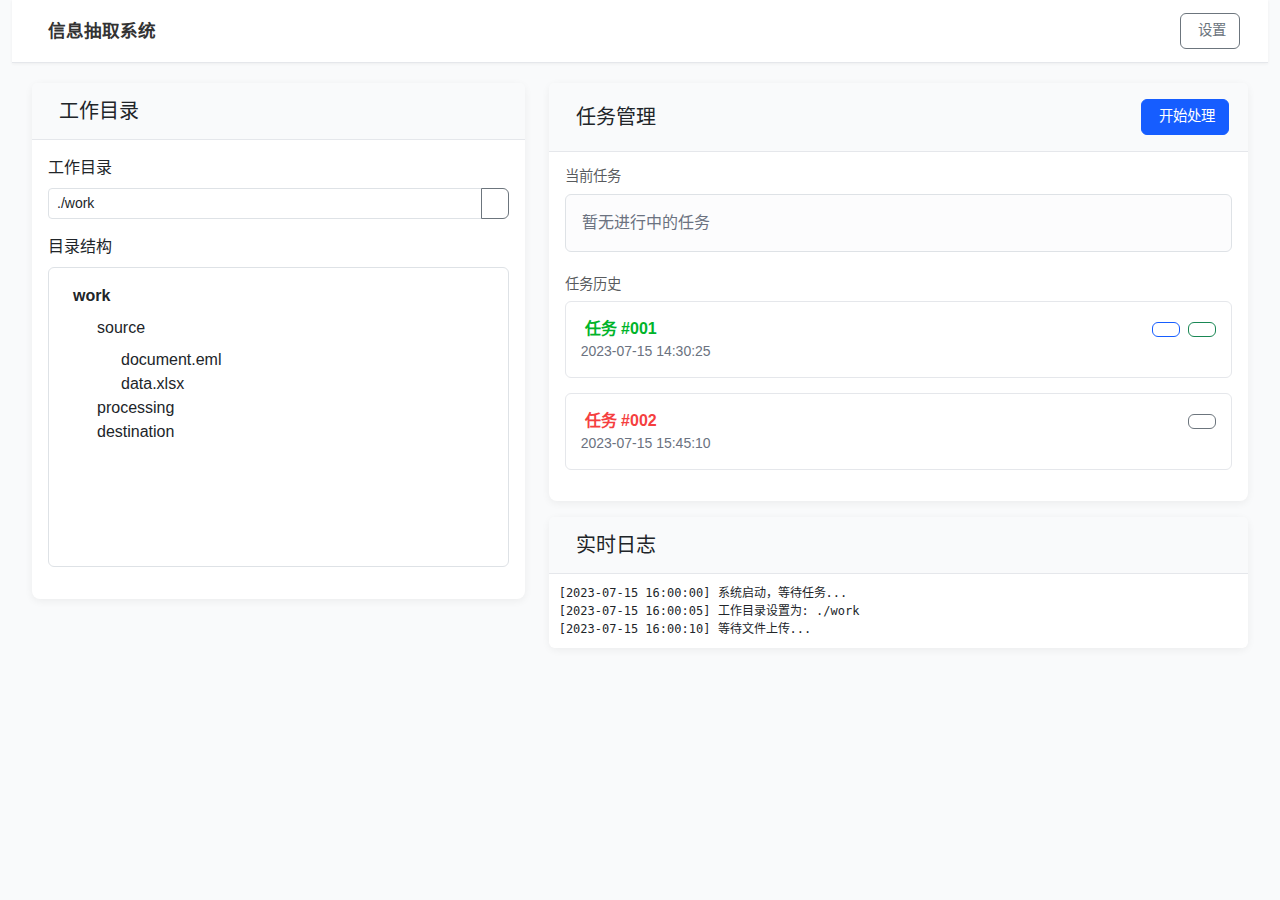
<file: docs/ui/index.html>
<!DOCTYPE html>
<html lang="zh-CN">
<head>
    <meta charset="UTF-8">
    <meta name="viewport" content="width=device-width, initial-scale=1.0">
    <title>信息抽取系统 - Web界面</title>
    <link href="https://cdn.bootcdn.net/ajax/libs/twitter-bootstrap/5.3.8/css/bootstrap.min.css" rel="stylesheet">
    <link rel="stylesheet" href="https://cdn.bootcdn.net/ajax/libs/font-awesome/7.0.1/css/all.min.css">
    <style>
        :root {
            --primary-color: #165DFF;
            --primary-light: #E8F3FF;
            --secondary-color: #6B7280;
            --success-color: #00B42A;
            --danger-color: #F53F3F;
            --warning-color: #FF7D00;
            --light-bg: #F9FAFB;
            --border-color: #E5E7EB;
            --card-shadow: 0 2px 8px rgba(0,0,0,0.06);
            --hover-shadow: 0 4px 12px rgba(0,0,0,0.08);
            --transition: all 0.2s ease;
        }

        body {
            font-family: "Microsoft YaHei", "PingFang SC", sans-serif;
            background-color: var(--light-bg);
            color: #333;
            line-height: 1.5;
        }

        .header-bar {
            background-color: white;
            border-bottom: 1px solid var(--border-color);
            padding: 0.8rem 1rem;
            box-shadow: 0 1px 3px rgba(0,0,0,0.05);
            position: sticky;
            top: 0;
            z-index: 100;
        }

        .header-title {
            font-weight: 600;
            font-size: 1.1rem;
            display: flex;
            align-items: center;
            gap: 0.5rem;
        }

        .header-actions {
            display: flex;
            gap: 0.5rem;
        }

        .btn {
            border-radius: 6px;
            font-size: 0.9rem;
            padding: 0.4rem 0.8rem;
            transition: var(--transition);
        }

        .btn-primary {
            background-color: var(--primary-color);
            border-color: var(--primary-color);
        }

        .btn-primary:hover {
            background-color: #0E4BD8;
            border-color: #0E4BD8;
            box-shadow: 0 2px 4px rgba(22, 93, 255, 0.2);
        }

        .btn-outline-primary {
            border-color: var(--primary-color);
            color: var(--primary-color);
        }

        .btn-outline-primary:hover {
            background-color: var(--primary-light);
        }

        .card {
            background-color: white;
            border-radius: 8px;
            box-shadow: var(--card-shadow);
            border: none;
            transition: var(--transition);
        }

        .card:hover {
            box-shadow: var(--hover-shadow);
        }

        .card-header {
            background-color: var(--light-bg);
            border-bottom: 1px solid var(--border-color);
            font-weight: 600;
            padding: 1rem 1.2rem;
        }

        .upload-area {
            border: 2px dashed var(--border-color);
            border-radius: 8px;
            padding: 40px;
            text-align: center;
            cursor: pointer;
            transition: var(--transition);
            background-color: white;
        }
        .upload-area:hover, .upload-area.dragover {
            border-color: var(--primary-color);
            background-color: var(--primary-light);
        }
        .file-item {
            border: 1px solid var(--border-color);
            border-radius: 6px;
            padding: 10px;
            margin-bottom: 10px;
            display: flex;
            justify-content: space-between;
            align-items: center;
            background-color: white;
            transition: var(--transition);
        }
        .file-item:hover {
            background-color: var(--primary-light);
        }
        .task-item {
            border: 1px solid var(--border-color);
            border-radius: 6px;
            padding: 15px;
            margin-bottom: 15px;
            background-color: white;
            transition: var(--transition);
        }
        .task-item:hover {
            box-shadow: var(--hover-shadow);
        }
        .progress-bar {
            height: 20px;
        }
        .task-status {
            font-weight: 600;
        }
        .status-running {
            color: var(--warning-color);
        }
        .status-completed {
            color: var(--success-color);
        }
        .status-failed {
            color: var(--danger-color);
        }
        .status-pending {
            color: var(--secondary-color);
        }
        .log-container {
            max-height: 300px;
            overflow-y: auto;
            background-color: white;
            border: none;
            border-radius: 0 0 6px 6px;
            padding: 10px;
            font-family: monospace;
            font-size: 12px;
        }
        .file-icon {
            font-size: 24px;
            margin-right: 10px;
            color: var(--secondary-color);
        }
    </style>
</head>
<body>
    <div class="container-fluid">
        <!-- 顶部操作栏 -->
        <div class="header-bar">
            <div class="container-fluid">
                <div class="d-flex justify-content-between align-items-center">
                    <div class="header-title">
                        <i class="fas fa-file-import"></i>
                        <span>信息抽取系统</span>
                    </div>
                    <div class="header-actions">
                        <button class="btn btn-outline-secondary btn-sm">
                            <i class="fas fa-cog me-1"></i>设置
                        </button>
                    </div>
                </div>
            </div>
        </div>

        <!-- 主内容区 -->
        <div class="container-fluid" style="padding: 20px;">
            <div class="row">
                <!-- 左侧：工作目录浏览 -->
                <div class="col-md-5">
                    <div class="card">
                        <div class="card-header">
                            <h5 class="mb-0"><i class="fas fa-folder me-2"></i>工作目录</h5>
                        </div>
                        <div class="card-body">
                            <!-- 工作目录设置 -->
                            <div class="mb-3">
                                <label for="workDir" class="form-label">工作目录</label>
                                <div class="input-group">
                                    <input type="text" class="form-control form-control-sm" id="workDir" value="./work" placeholder="输入工作目录路径">
                                    <button class="btn btn-outline-secondary btn-sm" type="button" id="browseDir">
                                        <i class="fas fa-folder-open"></i>
                                    </button>
                                </div>
                            </div>

                            <!-- 文件目录树浏览 -->
                            <div class="mb-3">
                                <label class="form-label">目录结构</label>
                                <div class="border rounded p-3" style="height: 300px; overflow-y: auto; background-color: white;">
                                    <ul class="file-tree list-unstyled">
                                        <li>
                                            <i class="fas fa-folder me-2 text-warning"></i>
                                            <span class="fw-bold">work</span>
                                            <ul class="list-unstyled ms-4 mt-2">
                                                <li>
                                                    <i class="fas fa-folder me-2 text-warning"></i>
                                                    <span>source</span>
                                                    <ul class="list-unstyled ms-4 mt-2">
                                                        <li>
                                                            <i class="fas fa-file me-2" style="color: #666;"></i>
                                                            <span>document.eml</span>
                                                        </li>
                                                        <li>
                                                            <i class="fas fa-file me-2" style="color: #666;"></i>
                                                            <span>data.xlsx</span>
                                                        </li>
                                                    </ul>
                                                </li>
                                                <li>
                                                    <i class="fas fa-folder me-2 text-warning"></i>
                                                    <span>processing</span>
                                                </li>
                                                <li>
                                                    <i class="fas fa-folder me-2 text-warning"></i>
                                                    <span>destination</span>
                                                </li>
                                            </ul>
                                        </li>
                                    </ul>
                                </div>
                            </div>
                        </div>
                    </div>
                </div>

                <!-- 右侧：任务管理 -->
                <div class="col-md-7">
                    <div class="card">
                        <div class="card-header d-flex justify-content-between align-items-center">
                            <h5 class="mb-0"><i class="fas fa-tasks me-2"></i>任务管理</h5>
                            <button class="btn btn-primary" id="startProcess">
                                <i class="fas fa-play me-1"></i>开始处理
                            </button>
                        </div>
                        <div class="card-body">
                            <!-- 当前任务 -->
                            <div class="mb-4">
                                <h6 class="text-muted" style="font-size: 0.9rem;">当前任务</h6>
                                <div id="currentTask">
                                    <div class="alert alert-light border" style="color: var(--secondary-color);">暂无进行中的任务</div>
                                </div>
                            </div>

                            <!-- 任务历史 -->
                            <div>
                                <h6 class="text-muted" style="font-size: 0.9rem;">任务历史</h6>
                                <div id="taskHistory">
                                    <div class="task-item">
                                        <div class="d-flex justify-content-between">
                                            <div>
                                                <div class="task-status status-completed">
                                                    <i class="fas fa-check-circle me-1"></i>任务 #001
                                                </div>
                                                <div class="small" style="color: var(--secondary-color);">2023-07-15 14:30:25</div>
                                            </div>
                                            <div>
                                                <button class="btn btn-sm btn-outline-primary me-1">
                                                    <i class="fas fa-eye"></i>
                                                </button>
                                                <button class="btn btn-sm btn-outline-success">
                                                    <i class="fas fa-download"></i>
                                                </button>
                                            </div>
                                        </div>
                                    </div>

                                    <div class="task-item">
                                        <div class="d-flex justify-content-between">
                                            <div>
                                                <div class="task-status status-failed">
                                                    <i class="fas fa-exclamation-circle me-1"></i>任务 #002
                                                </div>
                                                <div class="small" style="color: var(--secondary-color);">2023-07-15 15:45:10</div>
                                            </div>
                                            <div>
                                                <button class="btn btn-sm btn-outline-secondary">
                                                    <i class="fas fa-redo"></i>
                                                </button>
                                            </div>
                                        </div>
                                    </div>
                                </div>
                            </div>
                        </div>
                    </div>

                    <!-- 实时日志 -->
                    <div class="card mt-3">
                        <div class="card-header">
                            <h5 class="mb-0"><i class="fas fa-terminal me-2"></i>实时日志</h5>
                        </div>
                        <div class="card-body p-0">
                            <div class="log-container" id="logContainer">
                                <div class="log-entry">[2023-07-15 16:00:00] 系统启动，等待任务...</div>
                                <div class="log-entry">[2023-07-15 16:00:05] 工作目录设置为: ./work</div>
                                <div class="log-entry">[2023-07-15 16:00:10] 等待文件上传...</div>
                            </div>
                        </div>
                    </div>
                </div>
            </div>
        </div>
    </div>

    <script src="https://cdn.bootcdn.net/ajax/libs/twitter-bootstrap/5.3.8/js/bootstrap.bundle.min.js"></script>
    <script>
        // 演示功能的JavaScript
        document.addEventListener('DOMContentLoaded', function() {
            // 工作目录相关元素
            const browseDir = document.getElementById('browseDir');
            const workDir = document.getElementById('workDir');
            const fileList = document.getElementById('fileList');
            const startProcess = document.getElementById('startProcess');
            const logContainer = document.getElementById('logContainer');

            // 模拟文件选择功能
            const fileItems = document.querySelectorAll('.file-tree li:not(:has(ul))');
            fileItems.forEach(item => {
                item.style.cursor = 'pointer';
                item.addEventListener('click', function(e) {
                    // 阻止事件冒泡 to prevent parent folder click
                    e.stopPropagation();

                    const fileName = this.textContent.trim();
                    const icon = this.querySelector('i');

                    // 验证文件类型
                    if (fileName.endsWith('.eml') || fileName.endsWith('.msg') ||
                        fileName.endsWith('.xlsx') || fileName.endsWith('.xls')) {

                        // 改变选中样式
                        if (this.style.backgroundColor) {
                            this.style.backgroundColor = '';
                            this.style.fontWeight = '';
                            // 从已选择列表中移除
                            removeFileFromList(fileName);
                        } else {
                            this.style.backgroundColor = 'var(--primary-light)';
                            this.style.fontWeight = 'bold';
                            // 添加到已选择列表
                            addFileToList(fileName);
                        }
                    }
                });
            });

            // 添加文件到选择列表
            function addFileToList(fileName) {
                const existingFile = document.querySelector(`#fileList [data-filename="${fileName}"]`);
                if (existingFile) return; // 避免重复添加

                const fileItem = document.createElement('div');
                fileItem.className = 'file-item';
                fileItem.setAttribute('data-filename', fileName);

                // 根据文件扩展名显示不同图标
                let icon = 'file';
                if (fileName.endsWith('.eml')) icon = 'envelope';
                else if (fileName.endsWith('.msg')) icon = 'envelope';
                else if (fileName.endsWith('.xlsx') || fileName.endsWith('.xls')) icon = 'file-excel';

                fileItem.innerHTML = `
                    <div class="d-flex align-items-center">
                        <i class="fas fa-${icon} file-icon"></i>
                        <div>
                            <div>${fileName}</div>
                        </div>
                    </div>
                    <button class="btn btn-sm btn-outline-danger remove-file" data-filename="${fileName}">
                        <i class="fas fa-trash"></i>
                    </button>
                `;

                // 如果当前只有默认提示，则清空它
                if (fileList.querySelector('.alert')) {
                    fileList.innerHTML = '';
                }

                fileList.appendChild(fileItem);

                // 添加删除文件事件
                fileItem.querySelector('.remove-file').addEventListener('click', function() {
                    const fileName = this.getAttribute('data-filename');
                    const fileItem = this.closest('.file-item');
                    fileItem.remove();

                    // 重置目录树中的样式
                    document.querySelectorAll('.file-tree li').forEach(li => {
                        if (li.textContent.trim() === fileName) {
                            li.style.backgroundColor = '';
                            li.style.fontWeight = '';
                        }
                    });

                    appendToLog(`文件 ${fileName} 已取消选择`);

                    // 如果没有文件了，显示提示
                    if (fileList.children.length === 0) {
                        fileList.innerHTML = '<div class="alert alert-light border" style="color: var(--secondary-color);">尚未选择文件</div>';
                    }
                });
            }

            // 从选择列表移除文件
            function removeFileFromList(fileName) {
                const fileItem = fileList.querySelector(`[data-filename="${fileName}"]`);
                if (fileItem) {
                    fileItem.remove();

                    // 如果没有文件了，显示提示
                    if (fileList.children.length === 0) {
                        fileList.innerHTML = '<div class="alert alert-light border" style="color: var(--secondary-color);">尚未选择文件</div>';
                    }
                }
            }

            // 开始处理任务
            startProcess.addEventListener('click', function() {
                const workDirValue = workDir.value;
                const files = document.querySelectorAll('#fileList .file-item');

                if (files.length === 0) {
                    alert('请先选择至少一个文件');
                    return;
                }

                appendToLog(`开始处理任务，工作目录: ${workDirValue}`);
                appendToLog('正在初始化处理管道...');

                // 模拟处理过程
                simulateProcessing();
            });

            // 模拟处理过程
            function simulateProcessing() {
                startProcess.disabled = true;
                startProcess.innerHTML = '<i class="fas fa-spinner fa-spin me-1"></i>处理中...';

                // 模拟当前任务显示
                document.getElementById('currentTask').innerHTML = `
                    <div class="task-item">
                        <div class="d-flex justify-content-between">
                            <div>
                                <div class="task-status status-running">
                                    <i class="fas fa-sync fa-spin me-1"></i>任务 #003 - 处理中
                                </div>
                                <div class="small" style="color: var(--secondary-color);">开始时间: ${new Date().toLocaleString()}</div>
                            </div>
                            <div>
                                <button class="btn btn-sm btn-outline-danger" id="cancelTask">
                                    <i class="fas fa-stop"></i> 取消
                                </button>
                            </div>
                        </div>
                        <div class="mt-2">
                            <div class="progress" style="height: 8px;">
                                <div class="progress-bar progress-bar-striped progress-bar-animated"
                                     role="progressbar" style="width: 0%; background-color: var(--primary-color);" id="taskProgress">0%</div>
                            </div>
                        </div>
                    </div>
                `;

                // 模拟进度更新
                let progress = 0;
                const progressInterval = setInterval(() => {
                    progress += Math.random() * 10;
                    if (progress >= 100) {
                        progress = 100;
                        clearInterval(progressInterval);

                        // 更新任务状态
                        document.querySelector('#currentTask .task-status').className = 'task-status status-completed';
                        document.querySelector('#currentTask .task-status').innerHTML =
                            '<i class="fas fa-check-circle me-1"></i>任务 #003 - 已完成';

                        // 恢复按钮
                        startProcess.disabled = false;
                        startProcess.innerHTML = '<i class="fas fa-play me-1"></i>开始处理';

                        appendToLog('任务处理完成！结果文件已生成。');

                        // 添加到历史记录
                        addToTaskHistory('任务 #003', 'completed');
                    }

                    const progressBar = document.getElementById('taskProgress');
                    progressBar.style.width = progress + '%';
                    progressBar.innerHTML = Math.round(progress) + '%';
                }, 1000);

                // 添加取消任务功能
                document.getElementById('cancelTask').addEventListener('click', function() {
                    clearInterval(progressInterval);

                    // 更新任务状态为已取消
                    document.querySelector('#currentTask .task-status').className = 'task-status status-failed';
                    document.querySelector('#currentTask .task-status').innerHTML =
                        '<i class="fas fa-ban me-1"></i>任务 #003 - 已取消';

                    // 恢复按钮
                    startProcess.disabled = false;
                    startProcess.innerHTML = '<i class="fas fa-play me-1"></i>开始处理';

                    appendToLog('任务已取消');

                    // 添加到历史记录
                    addToTaskHistory('任务 #003', 'failed');
                });
            }

            // 添加到日志
            function appendToLog(message) {
                const logEntry = document.createElement('div');
                logEntry.className = 'log-entry';
                logEntry.textContent = `[${new Date().toLocaleTimeString()}] ${message}`;
                logContainer.appendChild(logEntry);
                logContainer.scrollTop = logContainer.scrollHeight;
            }

            // 添加到任务历史
            function addToTaskHistory(taskName, status) {
                const taskHistory = document.getElementById('taskHistory');
                const taskItem = document.createElement('div');
                taskItem.className = 'task-item';

                let statusClass = 'status-pending';
                let statusIcon = 'clock';

                if (status === 'completed') {
                    statusClass = 'status-completed';
                    statusIcon = 'check-circle';
                } else if (status === 'failed') {
                    statusClass = 'status-failed';
                    statusIcon = 'exclamation-circle';
                }

                const now = new Date();
                taskItem.innerHTML = `
                    <div class="d-flex justify-content-between">
                        <div>
                            <div class="task-status ${statusClass}">
                                <i class="fas fa-${statusIcon} me-1"></i>${taskName}
                            </div>
                            <div class="small" style="color: var(--secondary-color);">${now.toLocaleString()}</div>
                        </div>
                        <div>
                            ${status === 'completed' ?
                                '<button class="btn btn-sm btn-outline-primary me-1"><i class="fas fa-eye"></i></button>' +
                                '<button class="btn btn-sm btn-outline-success"><i class="fas fa-download"></i></button>' :
                                '<button class="btn btn-sm btn-outline-secondary"><i class="fas fa-redo"></i></button>'}
                        </div>
                    </div>
                `;

                taskHistory.insertBefore(taskItem, taskHistory.firstChild);
            }
        });
    </script>
</body>
</html>
</file>
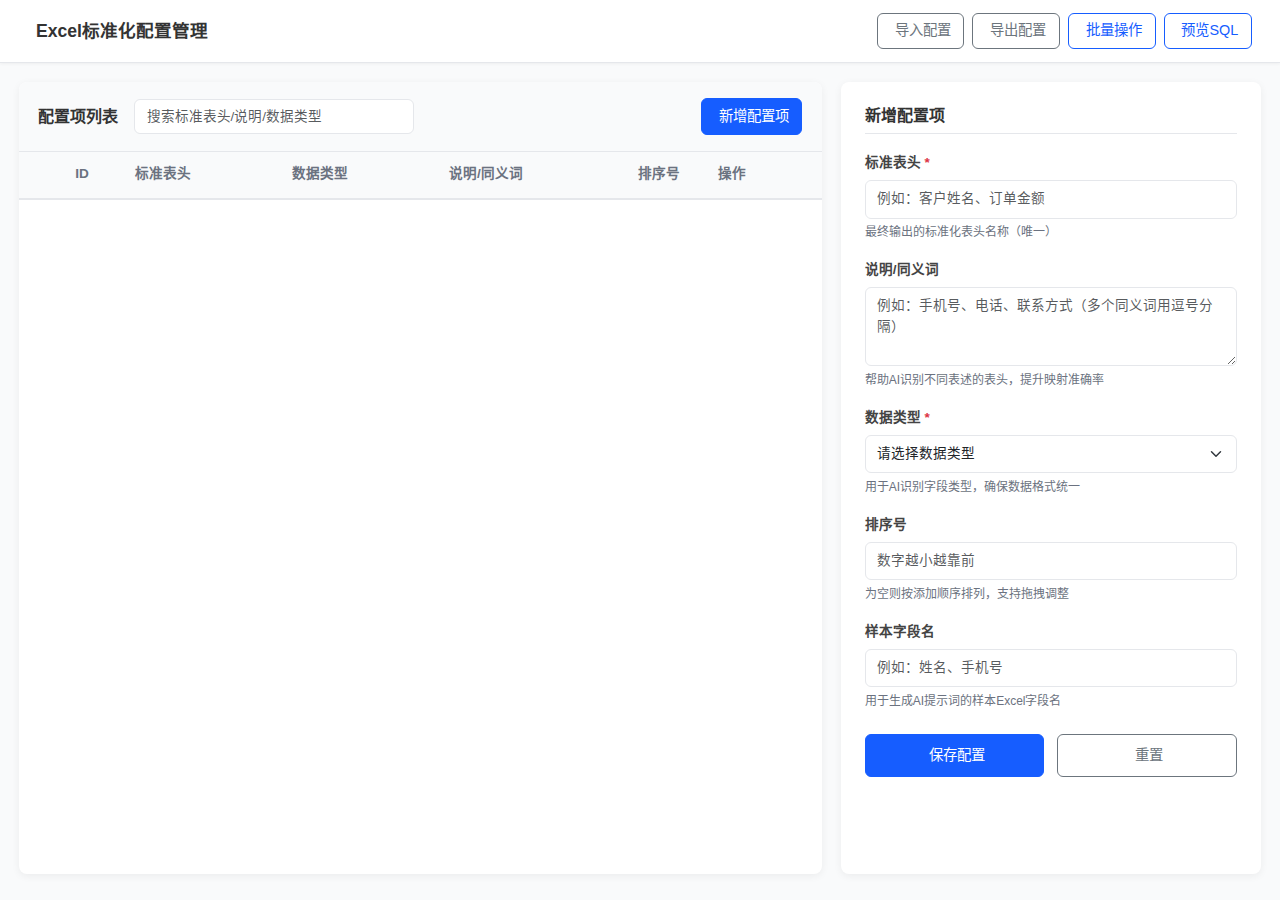
<file: docs/ui/config/info_item.html>
<!DOCTYPE html>
<html lang="zh-CN">
<head>
    <meta charset="UTF-8">
    <meta name="viewport" content="width=device-width, initial-scale=1.0">
    <title>Excel标准化配置管理 | 智能映射版</title>
    <!-- 引入Bootstrap -->
    <link href="https://cdn.bootcdn.net/ajax/libs/twitter-bootstrap/5.3.8/css/bootstrap.min.css" rel="stylesheet">
    <!-- 引入图标库 -->
    <link href="https://cdn.bootcdn.net/ajax/libs/bootstrap-icons/1.13.1/font/bootstrap-icons.css" rel="stylesheet">
    <!-- 引入Toast组件 -->
    <link href="https://cdn.bootcdn.net/ajax/libs/sweetalert2/11.23.0/sweetalert2.min.css" rel="stylesheet">
    <!-- 引入自动完成插件 -->
    <link href="https://cdn.bootcdn.net/ajax/libs/select2/4.0.13/css/select2.min.css" rel="stylesheet">
    <style>
        :root {
            --primary-color: #165DFF;
            --primary-light: #E8F3FF;
            --secondary-color: #6B7280;
            --success-color: #00B42A;
            --danger-color: #F53F3F;
            --warning-color: #FF7D00;
            --light-bg: #F9FAFB;
            --border-color: #E5E7EB;
            --card-shadow: 0 2px 8px rgba(0,0,0,0.06);
            --hover-shadow: 0 4px 12px rgba(0,0,0,0.08);
            --transition: all 0.2s ease;
        }
        
        * {
            box-sizing: border-box;
        }
        
        body {
            font-family: "Microsoft YaHei", "PingFang SC", sans-serif;
            background-color: var(--light-bg);
            color: #333;
            line-height: 1.5;
        }
        
        /* 顶部导航栏优化 */
        .header-bar {
            background-color: white;
            border-bottom: 1px solid var(--border-color);
            padding: 0.8rem 1rem;
            box-shadow: 0 1px 3px rgba(0,0,0,0.05);
            position: sticky;
            top: 0;
            z-index: 100;
        }
        
        .header-title {
            font-weight: 600;
            font-size: 1.1rem;
            display: flex;
            align-items: center;
            gap: 0.5rem;
        }
        
        .header-actions {
            display: flex;
            gap: 0.5rem;
        }
        
        .btn {
            border-radius: 6px;
            font-size: 0.9rem;
            padding: 0.4rem 0.8rem;
            transition: var(--transition);
        }
        
        .btn-primary {
            background-color: var(--primary-color);
            border-color: var(--primary-color);
        }
        
        .btn-primary:hover {
            background-color: #0E4BD8;
            border-color: #0E4BD8;
            box-shadow: 0 2px 4px rgba(22, 93, 255, 0.2);
        }
        
        .btn-outline-primary {
            border-color: var(--primary-color);
            color: var(--primary-color);
        }
        
        .btn-outline-primary:hover {
            background-color: var(--primary-light);
        }
        
        /* 主容器优化 */
        .main-container {
            display: grid;
            grid-template-columns: 1fr 420px;
            gap: 1.2rem;
            padding: 1.2rem;
            min-height: calc(100vh - 70px);
        }
        
        /* 列表区域优化 */
        .list-section {
            background-color: white;
            border-radius: 8px;
            box-shadow: var(--card-shadow);
            overflow: hidden;
            transition: var(--transition);
        }
        
        .list-section:hover {
            box-shadow: var(--hover-shadow);
        }
        
        .list-header {
            padding: 1rem 1.2rem;
            border-bottom: 1px solid var(--border-color);
            display: flex;
            justify-content: space-between;
            align-items: center;
            background-color: var(--light-bg);
        }
        
        .list-header-left {
            display: flex;
            align-items: center;
            gap: 1rem;
        }
        
        .list-title {
            font-weight: 600;
            font-size: 1rem;
            margin: 0;
        }
        
        .search-box {
            position: relative;
            width: 280px;
        }
        
        .search-input {
            padding-left: 2rem;
            font-size: 0.85rem;
            border-radius: 4px;
            border: 1px solid var(--border-color);
            height: 2.2rem;
        }
        
        .search-icon {
            position: absolute;
            left: 0.7rem;
            top: 50%;
            transform: translateY(-50%);
            color: var(--secondary-color);
            font-size: 0.9rem;
        }
        
        /* 表格优化 */
        .table-container {
            overflow-y: auto;
            max-height: calc(100vh - 180px);
        }
        
        .config-table {
            margin: 0;
            font-size: 0.85rem;
        }
        
        .config-table thead th {
            padding: 0.8rem 1rem;
            vertical-align: middle;
            font-weight: 600;
            color: var(--secondary-color);
            border-bottom: 2px solid var(--border-color);
            background-color: var(--light-bg);
            position: sticky;
            top: 0;
            z-index: 10;
        }
        
        .config-table tbody td {
            padding: 0.8rem 1rem;
            vertical-align: middle;
            border-bottom: 1px solid var(--border-color);
        }
        
        .config-table tbody tr {
            cursor: pointer;
            transition: var(--transition);
        }
        
        .config-table tbody tr:hover {
            background-color: var(--primary-light);
        }
        
        .config-table tbody tr.active {
            background-color: rgba(22, 93, 255, 0.1);
            border-left: 3px solid var(--primary-color);
        }
        
        /* 行内操作按钮优化 */
        .action-buttons {
            display: flex;
            gap: 0.3rem;
        }
        
        .action-btn {
            padding: 0.2rem 0.5rem;
            font-size: 0.75rem;
            border-radius: 4px;
        }
        
        .edit-btn {
            color: var(--primary-color);
            border-color: var(--primary-color);
        }
        
        .edit-btn:hover {
            background-color: var(--primary-light);
        }
        
        .delete-btn {
            color: var(--danger-color);
            border-color: var(--danger-color);
        }
        
        .delete-btn:hover {
            background-color: #FEF0F0;
        }
        
        /* 排序手柄优化 */
        .sort-handle {
            cursor: grab;
            color: var(--secondary-color);
            padding: 0.2rem;
            border-radius: 2px;
            transition: var(--transition);
        }
        
        .sort-handle:hover {
            color: var(--primary-color);
            background-color: var(--primary-light);
        }
        
        .sort-handle:active {
            cursor: grabbing;
        }
        
        /* 编辑区域优化 */
        .edit-section {
            background-color: white;
            border-radius: 8px;
            box-shadow: var(--card-shadow);
            padding: 1.5rem;
            overflow-y: auto;
            max-height: calc(100vh - 70px);
            transition: var(--transition);
        }
        
        .edit-section:hover {
            box-shadow: var(--hover-shadow);
        }
        
        .edit-title {
            font-weight: 600;
            font-size: 1rem;
            margin-bottom: 1rem;
            padding-bottom: 0.5rem;
            border-bottom: 1px solid var(--border-color);
        }
        
        .form-group {
            margin-bottom: 1rem;
        }
        
        .form-label {
            font-weight: 600;
            font-size: 0.85rem;
            margin-bottom: 0.4rem;
            color: #444;
        }
        
        .form-control, .form-select {
            font-size: 0.85rem;
            padding: 0.5rem 0.7rem;
            border-radius: 6px;
            border: 1px solid var(--border-color);
            transition: var(--transition);
        }
        
        .form-control:focus, .form-select:focus {
            border-color: var(--primary-color);
            box-shadow: 0 0 0 3px rgba(22, 93, 255, 0.1);
            outline: none;
        }
        
        .form-text {
            font-size: 0.75rem;
            color: var(--secondary-color);
            margin-top: 0.3rem;
        }
        
        /* 表单操作区 */
        .form-actions {
            display: flex;
            gap: 0.8rem;
            margin-top: 1.5rem;
        }
        
        .form-actions .btn {
            flex: 1;
            padding: 0.6rem;
            font-weight: 500;
        }
        
        /* SQL预览优化 */
        .preview-card {
            margin-top: 1.8rem;
            border: 1px solid var(--border-color);
            border-radius: 8px;
            padding: 1.2rem;
            background-color: var(--light-bg);
            transition: var(--transition);
        }
        
        .preview-card:hover {
            box-shadow: 0 2px 6px rgba(0,0,0,0.05);
        }
        
        .preview-title {
            font-size: 0.9rem;
            font-weight: 600;
            margin-bottom: 0.8rem;
            display: flex;
            align-items: center;
            gap: 0.5rem;
            color: var(--primary-color);
        }
        
        .preview-content {
            font-size: 0.8rem;
            line-height: 1.6;
            background-color: white;
            padding: 0.8rem;
            border-radius: 4px;
            border: 1px solid var(--border-color);
            font-family: "Consolas", "Monaco", monospace;
        }
        
        /* 空状态样式 */
        .empty-state {
            padding: 3rem 2rem;
            text-align: center;
            color: var(--secondary-color);
        }
        
        .empty-icon {
            font-size: 2.5rem;
            margin-bottom: 1rem;
            color: #CED4DA;
        }
        
        .empty-text {
            font-size: 0.9rem;
            margin-bottom: 1.5rem;
        }
        
        /* Toast提示位置 */
        .swal2-container {
            z-index: 9999 !important;
        }
        
        /* 响应式优化 */
        @media (max-width: 992px) {
            .main-container {
                grid-template-columns: 1fr;
                padding: 0.8rem;
            }
            
            .edit-section {
                max-height: none;
                margin-top: 1rem;
            }
            
            .search-box {
                width: 100%;
                max-width: 280px;
            }
            
            .table-container {
                max-height: 400px;
            }
        }
        
        @media (max-width: 576px) {
            .header-actions {
                flex-wrap: wrap;
            }
            
            .list-header {
                flex-direction: column;
                align-items: flex-start;
                gap: 0.8rem;
            }
            
            .list-header-left {
                width: 100%;
                flex-direction: column;
                align-items: flex-start;
                gap: 0.8rem;
            }
            
            .search-box {
                width: 100%;
                max-width: none;
            }
            
            .action-buttons {
                flex-direction: column;
            }
        }
    </style>
</head>
<body>
    <!-- 顶部操作栏 -->
    <div class="header-bar">
        <div class="container-fluid">
            <div class="d-flex justify-content-between align-items-center">
                <div class="header-title">
                    <i class="bi bi-table"></i>
                    <span>Excel标准化配置管理</span>
                </div>
                <div class="header-actions">
                    <button type="button" class="btn btn-outline-secondary btn-sm" id="btn-import">
                        <i class="bi bi-upload me-1"></i>导入配置
                    </button>
                    <button type="button" class="btn btn-outline-secondary btn-sm" id="btn-export">
                        <i class="bi bi-download me-1"></i>导出配置
                    </button>
                    <button type="button" class="btn btn-outline-primary btn-sm" id="btn-batch">
                        <i class="bi bi-list-check me-1"></i>批量操作
                    </button>
                    <button type="button" class="btn btn-outline-primary btn-sm" id="btn-preview-sql">
                        <i class="bi bi-code me-1"></i>预览SQL
                    </button>
                </div>
            </div>
        </div>
    </div>

    <!-- 主内容区 -->
    <div class="container-fluid main-container">
        <!-- 配置列表区 -->
        <div class="list-section">
            <div class="list-header">
                <div class="list-header-left">
                    <h5 class="list-title">配置项列表</h5>
                    <div class="search-box">
                        <i class="bi bi-search search-icon"></i>
                        <input type="text" class="form-control search-input" id="search-input" placeholder="搜索标准表头/说明/数据类型">
                    </div>
                </div>
                <button type="button" class="btn btn-primary btn-sm" id="btn-add">
                    <i class="bi bi-plus-circle me-1"></i>新增配置项
                </button>
            </div>
            <div class="table-container">
                <table class="table config-table mb-0" id="config-table">
                    <thead>
                        <tr>
                            <th style="width: 40px;"><i class="bi bi-grip-vertical sort-handle"></i></th>
                            <th style="width: 60px;">ID</th>
                            <th>标准表头</th>
                            <th>数据类型</th>
                            <th>说明/同义词</th>
                            <th style="width: 80px;">排序号</th>
                            <th style="width: 120px;">操作</th>
                        </tr>
                    </thead>
                    <tbody id="config-table-body">
                        <!-- 配置项数据行 -->
                    </tbody>
                </table>
                <!-- 空状态 -->
                <div class="empty-state d-none" id="empty-state">
                    <div class="empty-icon">
                        <i class="bi bi-table"></i>
                    </div>
                    <div class="empty-text">暂无配置项，点击"新增配置项"开始创建</div>
                    <button type="button" class="btn btn-primary btn-sm" id="empty-add-btn">
                        <i class="bi bi-plus me-1"></i>新增配置项
                    </button>
                </div>
            </div>
        </div>

        <!-- 详情编辑区 -->
        <div class="edit-section">
            <h5 class="edit-title" id="edit-title">新增配置项</h5>
            <form id="config-form">
                <input type="hidden" id="config-id">
                
                <div class="form-group">
                    <label for="label" class="form-label">标准表头 <span class="text-danger">*</span></label>
                    <input type="text" class="form-control" id="label" placeholder="例如：客户姓名、订单金额" required>
                    <div class="form-text">最终输出的标准化表头名称（唯一）</div>
                </div>
                
                <div class="form-group">
                    <label for="describe" class="form-label">说明/同义词</label>
                    <textarea class="form-control" id="describe" rows="3" placeholder="例如：手机号、电话、联系方式（多个同义词用逗号分隔）"></textarea>
                    <div class="form-text">帮助AI识别不同表述的表头，提升映射准确率</div>
                </div>
                
                <div class="form-group">
                    <label for="data_type" class="form-label">数据类型 <span class="text-danger">*</span></label>
                    <select class="form-select" id="data_type" required>
                        <option value="">请选择数据类型</option>
                        <option value="文本">文本</option>
                        <option value="数字">数字</option>
                        <option value="日期">日期</option>
                        <option value="布尔">布尔</option>
                    </select>
                    <div class="form-text">用于AI识别字段类型，确保数据格式统一</div>
                </div>
                
                <div class="form-group">
                    <label for="sort_no" class="form-label">排序号</label>
                    <input type="number" class="form-control" id="sort_no" placeholder="数字越小越靠前" min="0">
                    <div class="form-text">为空则按添加顺序排列，支持拖拽调整</div>
                </div>
                
                <div class="form-group">
                    <label for="sample_col_name" class="form-label">样本字段名</label>
                    <input type="text" class="form-control" id="sample_col_name" placeholder="例如：姓名、手机号">
                    <div class="form-text">用于生成AI提示词的样本Excel字段名</div>
                </div>
                
                <div class="form-actions">
                    <button type="submit" class="btn btn-primary" id="btn-save">
                        <i class="bi bi-save me-1"></i>保存配置
                    </button>
                    <button type="button" class="btn btn-outline-secondary" id="btn-reset">
                        <i class="bi bi-arrow-counterclockwise me-1"></i>重置
                    </button>
                    <button type="button" class="btn btn-outline-danger" id="btn-clear" style="display: none;">
                        <i class="bi bi-trash me-1"></i>清空
                    </button>
                </div>
            </form>
            
            <!-- SQL预览区域 -->
            <div class="preview-card d-none" id="sql-preview">
                <div class="preview-title">
                    <i class="bi bi-code-slash"></i>
                    样本SQL预览
                </div>
                <pre class="preview-content" id="preview-content"></pre>
            </div>
            
            <!-- 提示词预览区域 -->
            <div class="preview-card d-none" id="prompt-preview">
                <div class="preview-title">
                    <i class="bi bi-chat-dots"></i>
                    AI提示词预览
                </div>
                <pre class="preview-content" id="prompt-content"></pre>
            </div>
        </div>
    </div>

    <!-- 引入JS -->
    <script src="https://cdn.bootcdn.net/ajax/libs/twitter-bootstrap/5.3.8/js/bootstrap.bundle.min.js"></script>
    <script src="https://cdn.bootcdn.net/ajax/libs/jquery-sortablejs/1.6.1/jquery-sortable.min.js"></script>
    <script src="https://cdn.bootcdn.net/ajax/libs/sweetalert2/11.23.0/sweetalert2.min.js"></script>
    <script src="https://cdn.bootcdn.net/ajax/libs/jquery/3.7.1/jquery.min.js"></script>
    <script src="https://cdn.bootcdn.net/ajax/libs/select2/4.0.13/js/select2.min.js"></script>
    <script>
        // 模拟配置数据
        let configData = [
            { id: 1, label: "客户姓名", describe: "客户真实姓名、用户名、姓名", data_type: "文本", sort_no: 1, sample_col_name: "姓名" },
            { id: 2, label: "联系电话", describe: "手机号、电话、联系方式", data_type: "文本", sort_no: 2, sample_col_name: "手机号" },
            { id: 3, label: "订单金额", describe: "金额、订单价、交易金额", data_type: "数字", sort_no: 3, sample_col_name: "金额" },
            { id: 4, label: "下单时间", describe: "订单时间、购买时间、成交时间", data_type: "日期", sort_no: 4, sample_col_name: "下单日期" }
        ];
        
        let currentEditId = null;
        const Toast = Swal.mixin({
            toast: true,
            position: 'top-right',
            showConfirmButton: false,
            timer: 2000,
            timerProgressBar: true,
            didOpen: (toast) => {
                toast.addEventListener('mouseenter', Swal.stopTimer)
                toast.addEventListener('mouseleave', Swal.resumeTimer)
            }
        });
        
        // 初始化页面
        document.addEventListener('DOMContentLoaded', function() {
            initSelect2();
            renderConfigTable();
            initSortable();
            bindEvents();
            checkEmptyState();
        });
        
        // 初始化下拉框增强
        function initSelect2() {
            $('#data_type').select2({
                placeholder: "请选择数据类型",
                minimumResultsForSearch: Infinity,
                width: '100%'
            });
        }
        
        // 渲染配置列表
        function renderConfigTable() {
            const tableBody = document.getElementById('config-table-body');
            const searchValue = document.getElementById('search-input').value.toLowerCase();
            
            // 过滤并排序
            const filteredData = configData
                .filter(item => 
                    item.label.toLowerCase().includes(searchValue) || 
                    (item.describe && item.describe.toLowerCase().includes(searchValue)) ||
                    (item.data_type && item.data_type.toLowerCase().includes(searchValue))
                )
                .sort((a, b) => (a.sort_no || 999) - (b.sort_no || 999));
            
            // 渲染行
            if (filteredData.length === 0) {
                tableBody.innerHTML = '';
                checkEmptyState();
                return;
            }
            
            tableBody.innerHTML = filteredData.map(item => `
                <tr data-id="${item.id}" class="${currentEditId === item.id ? 'active' : ''}">
                    <td><i class="bi bi-grip-vertical sort-handle"></i></td>
                    <td>${item.id}</td>
                    <td>
                        <div class="fw-medium">${item.label}</div>
                    </td>
                    <td>
                        <span class="badge bg-${getTypeBadgeColor(item.data_type)} text-white px-2 py-1">
                            ${item.data_type || '未知'}
                        </span>
                    </td>
                    <td>
                        <div class="text-truncate" style="max-width: 200px;" title="${item.describe || '无'}">
                            ${item.describe || '-'}
                        </div>
                    </td>
                    <td>${item.sort_no || '-'}</td>
                    <td>
                        <div class="action-buttons">
                            <button type="button" class="btn btn-sm btn-outline-primary action-btn edit-btn" data-id="${item.id}">
                                <i class="bi bi-pencil"></i> 编辑
                            </button>
                            <button type="button" class="btn btn-sm btn-outline-danger action-btn delete-btn" data-id="${item.id}">
                                <i class="bi bi-trash"></i> 删除
                            </button>
                        </div>
                    </td>
                </tr>
            `).join('');
            
            checkEmptyState();
        }
        
        // 获取数据类型徽章颜色
        function getTypeBadgeColor(type) {
            switch(type) {
                case '文本': return 'primary';
                case '数字': return 'success';
                case '日期': return 'warning';
                case '布尔': return 'info';
                default: return 'secondary';
            }
        }
        
        // 检查空状态
        function checkEmptyState() {
            const emptyState = document.getElementById('empty-state');
            const tableBody = document.getElementById('config-table-body');
            
            if (configData.length === 0) {
                emptyState.classList.remove('d-none');
                tableBody.classList.add('d-none');
            } else {
                emptyState.classList.add('d-none');
                tableBody.classList.remove('d-none');
            }
        }
        
        // 初始化拖拽排序
        function initSortable() {
            const tableBody = document.getElementById('config-table-body');
            const sortable = new Sortable(tableBody, {
                handle: '.sort-handle',
                animation: 150,
                ghostClass: 'bg-primary-light',
                chosenClass: 'bg-primary-light',
                dragClass: 'bg-primary-light',
                onStart: function(evt) {
                    // 拖拽开始时的视觉反馈
                    evt.item.style.opacity = '0.8';
                    evt.item.style.transform = 'scale(1.02)';
                },
                onEnd: function(evt) {
                    // 拖拽结束恢复样式
                    evt.item.style.opacity = '1';
                    evt.item.style.transform = 'scale(1)';
                    
                    const oldIndex = evt.oldIndex;
                    const newIndex = evt.newIndex;
                    const movedItem = configData.splice(oldIndex, 1)[0];
                    configData.splice(newIndex, 0, movedItem);
                    
                    // 更新排序号
                    configData.forEach((item, index) => {
                        item.sort_no = index + 1;
                    });
                    
                    renderConfigTable();
                    Toast.fire({
                        icon: 'success',
                        title: '排序已更新'
                    });
                }
            });
        }
        
        // 绑定事件
        function bindEvents() {
            // 搜索框事件（防抖）
            let searchTimer;
            document.getElementById('search-input').addEventListener('input', function() {
                clearTimeout(searchTimer);
                searchTimer = setTimeout(() => {
                    renderConfigTable();
                }, 300);
            });
            
            // 新增按钮
            document.getElementById('btn-add').addEventListener('click', function() {
                resetForm();
                document.getElementById('edit-title').textContent = '新增配置项';
                document.getElementById('btn-clear').style.display = 'inline-block';
                // 滚动到编辑区
                document.querySelector('.edit-section').scrollIntoView({ behavior: 'smooth' });
            });
            
            // 空状态新增按钮
            document.getElementById('empty-add-btn').addEventListener('click', function() {
                document.getElementById('btn-add').click();
            });
            
            // 表单提交
            document.getElementById('config-form').addEventListener('submit', function(e) {
                e.preventDefault();
                saveConfig();
            });
            
            // 重置按钮
            document.getElementById('btn-reset').addEventListener('click', function() {
                if (currentEditId) {
                    loadConfigToForm(currentEditId);
                    Toast.fire({
                        icon: 'info',
                        title: '表单已重置为当前配置'
                    });
                } else {
                    resetForm();
                }
            });
            
            // 清空按钮
            document.getElementById('btn-clear').addEventListener('click', function() {
                resetForm();
                Toast.fire({
                    icon: 'info',
                    title: '表单已清空'
                });
            });
            
            // 表格行点击事件
            document.getElementById('config-table-body').addEventListener('click', function(e) {
                const tr = e.target.closest('tr');
                if (tr && !e.target.closest('.action-btn')) {
                    const id = parseInt(tr.dataset.id);
                    loadConfigToForm(id);
                }
            });
            
            // 编辑按钮事件
            document.addEventListener('click', function(e) {
                if (e.target.closest('.edit-btn')) {
                    const id = parseInt(e.target.closest('.edit-btn').dataset.id);
                    loadConfigToForm(id);
                }
            });
            
            // 删除按钮事件
            document.addEventListener('click', function(e) {
                if (e.target.closest('.delete-btn')) {
                    const id = parseInt(e.target.closest('.delete-btn').dataset.id);
                    const config = configData.find(item => item.id === id);
                    
                    Swal.fire({
                        title: '确认删除？',
                        text: `是否删除配置项【${config.label}】？此操作不可恢复`,
                        icon: 'warning',
                        showCancelButton: true,
                        confirmButtonText: '删除',
                        cancelButtonText: '取消',
                        confirmButtonColor: '#F53F3F',
                        cancelButtonColor: '#6B7280'
                    }).then((result) => {
                        if (result.isConfirmed) {
                            configData = configData.filter(item => item.id !== id);
                            if (currentEditId === id) {
                                resetForm();
                            }
                            renderConfigTable();
                            Toast.fire({
                                icon: 'success',
                                title: '配置项已删除'
                            });
                        }
                    });
                }
            });
            
            // 预览SQL按钮
            document.getElementById('btn-preview-sql').addEventListener('click', function() {
                if (configData.length === 0) {
                    Toast.fire({
                        icon: 'warning',
                        title: '暂无配置项，请先添加'
                    });
                    return;
                }
                
                generateSampleSQL();
                generateAIPrompt();
                document.getElementById('sql-preview').classList.remove('d-none');
                document.getElementById('prompt-preview').classList.remove('d-none');
                // 滚动到预览区域
                document.getElementById('sql-preview').scrollIntoView({ behavior: 'smooth' });
            });
            
            // 导入按钮
            document.getElementById('btn-import').addEventListener('click', function() {
                // 创建文件输入框
                const fileInput = document.createElement('input');
                fileInput.type = 'file';
                fileInput.accept = '.json,.xlsx,.xls';
                fileInput.onchange = function(e) {
                    const file = e.target.files[0];
                    if (!file) return;
                    
                    const reader = new FileReader();
                    reader.onload = function(event) {
                        try {
                            // 简单处理JSON导入
                            if (file.name.endsWith('.json')) {
                                const importedData = JSON.parse(event.target.result);
                                if (Array.isArray(importedData)) {
                                    // 验证数据结构
                                    const validData = importedData.filter(item => 
                                        item.label && typeof item.label === 'string'
                                    );
                                    
                                    // 去重（基于label）
                                    const existingLabels = configData.map(item => item.label);
                                    const newData = validData.filter(item => 
                                        !existingLabels.includes(item.label)
                                    );
                                    
                                    // 生成新ID
                                    const maxId = configData.length > 0 ? Math.max(...configData.map(item => item.id)) : 0;
                                    newData.forEach((item, index) => {
                                        item.id = maxId + index + 1;
                                        if (!item.sort_no) item.sort_no = configData.length + index + 1;
                                    });
                                    
                                    configData = [...configData, ...newData];
                                    renderConfigTable();
                                    
                                    Toast.fire({
                                        icon: 'success',
                                        title: `成功导入 ${newData.length} 个配置项`
                                    });
                                } else {
                                    throw new Error('导入数据格式错误，应为数组');
                                }
                            } else {
                                Toast.fire({
                                    icon: 'info',
                                    title: 'Excel导入功能开发中，暂支持JSON格式'
                                });
                            }
                        } catch (error) {
                            Swal.fire({
                                icon: 'error',
                                title: '导入失败',
                                text: error.message
                            });
                        }
                    };
                    reader.readAsText(file);
                };
                fileInput.click();
            });
            
            // 导出按钮
            document.getElementById('btn-export').addEventListener('click', function() {
                if (configData.length === 0) {
                    Toast.fire({
                        icon: 'warning',
                        title: '暂无配置项可导出'
                    });
                    return;
                }
                
                const jsonStr = JSON.stringify(configData, null, 2);
                const blob = new Blob([jsonStr], { type: 'application/json;charset=utf-8' });
                const a = document.createElement('a');
                a.href = URL.createObjectURL(blob);
                const timestamp = new Date().toISOString().replace(/[:.]/g, '-');
                a.download = `Excel标准化配置_${timestamp}.json`;
                a.click();
                URL.revokeObjectURL(a.href);
                
                Toast.fire({
                    icon: 'success',
                    title: '配置已导出'
                });
            });
            
            // 批量操作按钮
            document.getElementById('btn-batch').addEventListener('click', function() {
                if (configData.length === 0) {
                    Toast.fire({
                        icon: 'warning',
                        title: '暂无配置项可操作'
                    });
                    return;
                }
                
                Swal.fire({
                    title: '批量操作',
                    html: `
                        <div class="d-flex flex-column gap-2">
                            <button type="button" class="btn btn-outline-primary btn-sm" id="batch-reset-sort">
                                <i class="bi bi-arrow-down-up"></i> 重置排序号
                            </button>
                            <button type="button" class="btn btn-outline-primary btn-sm" id="batch-clear-empty">
                                <i class="bi bi-trash"></i> 清空空值字段
                            </button>
                            <button type="button" class="btn btn-outline-primary btn-sm" id="batch-export-sql">
                                <i class="bi bi-file-code"></i> 导出SQL文件
                            </button>
                        </div>
                    `,
                    showConfirmButton: false,
                    showCancelButton: true,
                    cancelButtonText: '关闭'
                });
                
                // 重置排序号
                document.getElementById('batch-reset-sort').addEventListener('click', function() {
                    configData.forEach((item, index) => {
                        item.sort_no = index + 1;
                    });
                    renderConfigTable();
                    Swal.close();
                    Toast.fire({
                        icon: 'success',
                        title: '排序号已重置'
                    });
                });
                
                // 清空空值字段
                document.getElementById('batch-clear-empty').addEventListener('click', function() {
                    configData = configData.map(item => {
                        return {
                            ...item,
                            describe: item.describe || '',
                            sample_col_name: item.sample_col_name || ''
                        };
                    });
                    renderConfigTable();
                    Swal.close();
                    Toast.fire({
                        icon: 'success',
                        title: '空值字段已清空'
                    });
                });
                
                // 导出SQL文件
                document.getElementById('batch-export-sql').addEventListener('click', function() {
                    generateSampleSQL();
                    const sqlContent = document.getElementById('preview-content').textContent;
                    const blob = new Blob([sqlContent], { type: 'text/plain;charset=utf-8' });
                    const a = document.createElement('a');
                    a.href = URL.createObjectURL(blob);
                    const timestamp = new Date().toISOString().replace(/[:.]/g, '-');
                    a.download = `Excel映射SQL_${timestamp}.sql`;
                    a.click();
                    URL.revokeObjectURL(a.href);
                    
                    Swal.close();
                    Toast.fire({
                        icon: 'success',
                        title: 'SQL文件已导出'
                    });
                });
            });
        }
        
        // 重置表单
        function resetForm() {
            currentEditId = null;
            document.getElementById('edit-title').textContent = '新增配置项';
            document.getElementById('config-form').reset();
            document.getElementById('config-id').value = '';
            $('#data_type').val('').trigger('change'); // 重置select2
            document.querySelectorAll('#config-table-body tr').forEach(tr => tr.classList.remove('active'));
            document.getElementById('btn-clear').style.display = 'none';
            // 隐藏预览区域
            document.getElementById('sql-preview').classList.add('d-none');
            document.getElementById('prompt-preview').classList.add('d-none');
        }
        
        // 加载配置到表单
        function loadConfigToForm(id) {
            const config = configData.find(item => item.id === id);
            if (!config) return;
            
            currentEditId = id;
            document.getElementById('edit-title').textContent = `编辑配置项：${config.label}`;
            document.getElementById('config-id').value = config.id;
            document.getElementById('label').value = config.label;
            document.getElementById('describe').value = config.describe || '';
            $('#data_type').val(config.data_type).trigger('change'); // 设置select2值
            document.getElementById('sort_no').value = config.sort_no || '';
            document.getElementById('sample_col_name').value = config.sample_col_name || '';
            document.getElementById('btn-clear').style.display = 'inline-block';
            
            // 高亮选中行
            document.querySelectorAll('#config-table-body tr').forEach(tr => {
                tr.classList.toggle('active', parseInt(tr.dataset.id) === id);
            });
            
            // 滚动到编辑区
            document.querySelector('.edit-section').scrollIntoView({ behavior: 'smooth' });
        }
        
        // 保存配置
        function saveConfig() {
            const id = document.getElementById('config-id').value;
            const label = document.getElementById('label').value.trim();
            const describe = document.getElementById('describe').value.trim();
            const data_type = document.getElementById('data_type').value;
            const sort_no = document.getElementById('sort_no').value ? parseInt(document.getElementById('sort_no').value) : null;
            const sample_col_name = document.getElementById('sample_col_name').value.trim();
            
            // 验证必填项
            if (!label) {
                Toast.fire({
                    icon: 'error',
                    title: '标准表头不能为空'
                });
                document.getElementById('label').focus();
                return;
            }
            
            if (!data_type) {
                Toast.fire({
                    icon: 'error',
                    title: '数据类型不能为空'
                });
                $('#data_type').focus();
                return;
            }
            
            // 验证唯一性
            if (!id && configData.some(item => item.label === label)) {
                Toast.fire({
                    icon: 'error',
                    title: '该标准表头已存在'
                });
                document.getElementById('label').focus();
                return;
            }
            
            if (id) {
                // 编辑现有配置
                const index = configData.findIndex(item => item.id === parseInt(id));
                if (index !== -1) {
                    configData[index] = {
                        ...configData[index],
                        label,
                        describe,
                        data_type,
                        sort_no,
                        sample_col_name
                    };
                }
                Toast.fire({
                    icon: 'success',
                    title: '配置已更新'
                });
            } else {
                // 新增配置
                const newId = configData.length > 0 ? Math.max(...configData.map(item => item.id)) + 1 : 1;
                configData.push({
                    id: newId,
                    label,
                    describe,
                    data_type,
                    sort_no: sort_no || configData.length + 1,
                    sample_col_name
                });
                currentEditId = newId;
                Toast.fire({
                    icon: 'success',
                    title: '配置已添加'
                });
            }
            
            renderConfigTable();
            loadConfigToForm(currentEditId);
        }
        
        // 生成样本SQL
        function generateSampleSQL() {
            // 按排序号排序
            const sortedConfig = [...configData].sort((a, b) => (a.sort_no || 999) - (b.sort_no || 999));
            
            // 构建字段映射
            const fieldMap = sortedConfig.map(item => {
                const sampleCol = item.sample_col_name || item.label;
                return `    ${sampleCol} AS "${item.label}"`;
            }).join(',\n');
            
            // 构建样本SQL
            const sampleSQL = `-- Excel标准化映射样本SQL
-- 生成时间：${new Date().toLocaleString()}
-- 字段说明：自动适配不同表头表述，统一输出标准化字段
SELECT
${fieldMap}
FROM 原始Excel数据;

-- 字段类型说明：
${sortedConfig.map(item => `-- ${item.label}：${item.data_type}（同义词：${item.describe || '无'}）`).join('\n')}

-- 使用说明：
-- 1. 将"原始Excel数据"替换为实际数据表/视图名
-- 2. 可根据实际需求添加WHERE条件、排序等
-- 3. 该SQL仅为参考，实际映射由AI生成`;
            
            document.getElementById('preview-content').textContent = sampleSQL;
        }
        
        // 生成AI提示词
        function generateAIPrompt() {
            const sortedConfig = [...configData].sort((a, b) => (a.sort_no || 999) - (b.sort_no || 999));
            
            // 构建字段映射说明
            const fieldDesc = sortedConfig.map(item => {
                return `- 标准表头：${item.label}
  数据类型：${item.data_type}
  同义词/别名：${item.describe || '无'}
  样本字段名：${item.sample_col_name || item.label}`;
            }).join('\n\n');
            
            const prompt = `### 任务描述
请分析Excel表格的表头，将不同表述的字段映射为标准化表头，并生成SQL语句实现字段转换。

### 标准化字段配置
${fieldDesc}

### 要求
1. 识别Excel中与标准化字段匹配的表头（包括同义词、别名）
2. 生成SQL语句，将识别到的字段映射为对应的标准化表头
3. 确保字段数据类型正确（文本/数字/日期/布尔）
4. 按配置的排序号输出标准化表头
5. 处理空值、异常值，保证数据完整性
6. SQL语句需兼容主流数据库（MySQL/PostgreSQL/Oracle）

### 输入示例
Excel表头：姓名,手机号,金额,下单日期

### 输出示例
SELECT
    姓名 AS "客户姓名",
    手机号 AS "联系电话",
    金额 AS "订单金额",
    下单日期 AS "下单时间"
FROM 原始Excel数据;

### 请根据以上配置，生成适配任意Excel表头的通用SQL映射语句`;
            
            document.getElementById('prompt-content').textContent = prompt;
        }
    </script>
</body>
</html>
</file>
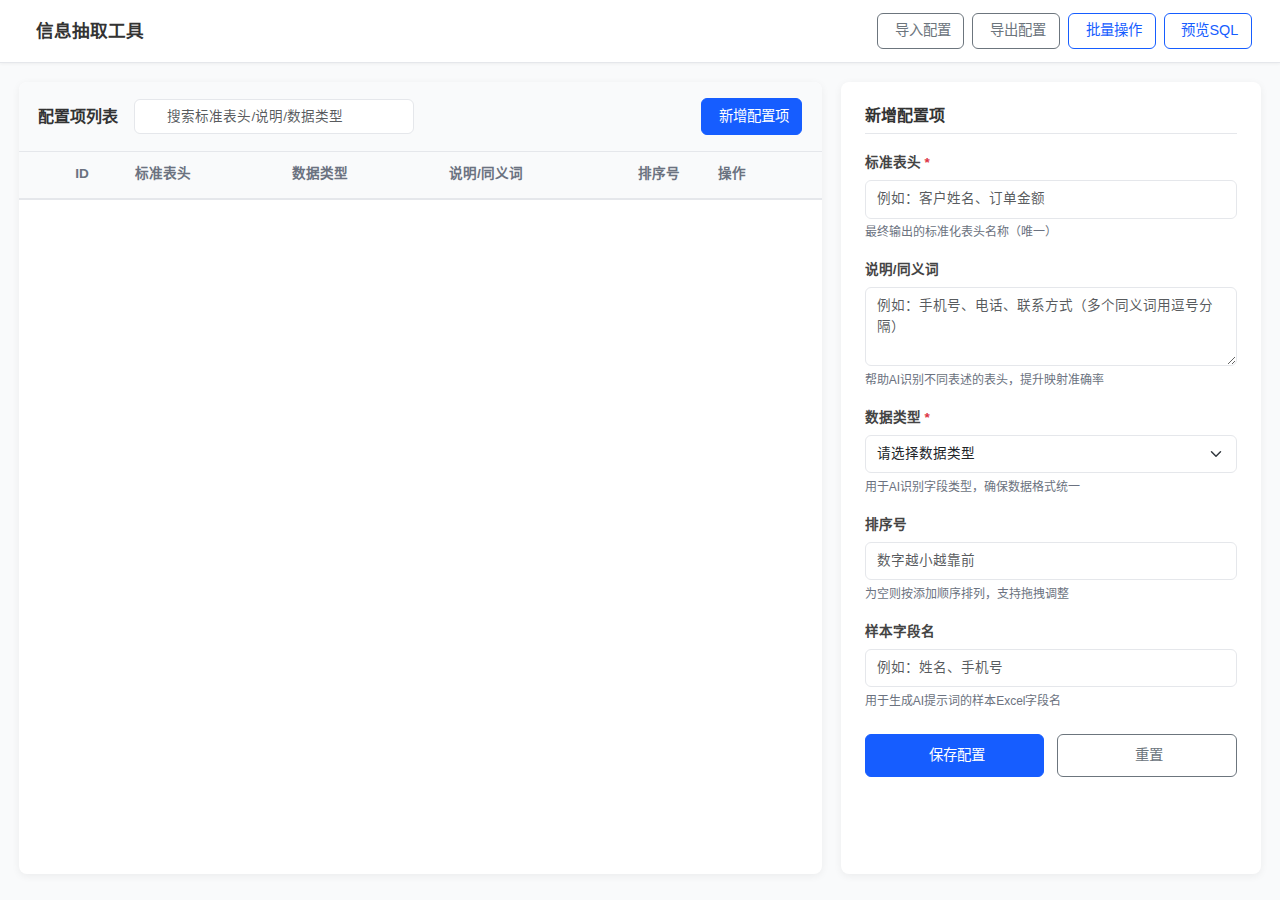
<file: src/info_extract/web/info_item.html>
<!DOCTYPE html>
<html lang="zh-CN">
<head>
    <meta charset="UTF-8">
    <meta name="viewport" content="width=device-width, initial-scale=1.0">
    <title>Excel标准化配置管理 | 智能映射版</title>
    <!-- 引入Bootstrap -->
    <link href="https://cdn.bootcdn.net/ajax/libs/twitter-bootstrap/5.3.8/css/bootstrap.min.css" rel="stylesheet">
    <!-- 引入图标库 -->
    <link href="https://cdn.bootcdn.net/ajax/libs/bootstrap-icons/1.13.1/font/bootstrap-icons.css" rel="stylesheet">
    <!-- 引入Toast组件 -->
    <link href="https://cdn.bootcdn.net/ajax/libs/sweetalert2/11.23.0/sweetalert2.min.css" rel="stylesheet">
    <!-- 引入自动完成插件 -->
    <link href="https://cdn.bootcdn.net/ajax/libs/select2/4.0.13/css/select2.min.css" rel="stylesheet">
    <style>
        :root {
            --primary-color: #165DFF;
            --primary-light: #E8F3FF;
            --secondary-color: #6B7280;
            --success-color: #00B42A;
            --danger-color: #F53F3F;
            --warning-color: #FF7D00;
            --light-bg: #F9FAFB;
            --border-color: #E5E7EB;
            --card-shadow: 0 2px 8px rgba(0,0,0,0.06);
            --hover-shadow: 0 4px 12px rgba(0,0,0,0.08);
            --transition: all 0.2s ease;
        }

        * {
            box-sizing: border-box;
        }

        body {
            font-family: "Microsoft YaHei", "PingFang SC", sans-serif;
            background-color: var(--light-bg);
            color: #333;
            line-height: 1.5;
        }

        /* 顶部导航栏优化 */
        .header-bar {
            background-color: white;
            border-bottom: 1px solid var(--border-color);
            padding: 0.8rem 1rem;
            box-shadow: 0 1px 3px rgba(0,0,0,0.05);
            position: sticky;
            top: 0;
            z-index: 100;
        }

        .header-title {
            font-weight: 600;
            font-size: 1.1rem;
            display: flex;
            align-items: center;
            gap: 0.5rem;
        }

        .header-actions {
            display: flex;
            gap: 0.5rem;
        }

        .btn {
            border-radius: 6px;
            font-size: 0.9rem;
            padding: 0.4rem 0.8rem;
            transition: var(--transition);
        }

        .btn-primary {
            background-color: var(--primary-color);
            border-color: var(--primary-color);
        }

        .btn-primary:hover {
            background-color: #0E4BD8;
            border-color: #0E4BD8;
            box-shadow: 0 2px 4px rgba(22, 93, 255, 0.2);
        }

        .btn-outline-primary {
            border-color: var(--primary-color);
            color: var(--primary-color);
        }

        .btn-outline-primary:hover {
            background-color: var(--primary-light);
        }

        /* 主容器优化 */
        .main-container {
            display: grid;
            grid-template-columns: 1fr 420px;
            gap: 1.2rem;
            padding: 1.2rem;
            min-height: calc(100vh - 70px);
        }

        /* 列表区域优化 */
        .list-section {
            background-color: white;
            border-radius: 8px;
            box-shadow: var(--card-shadow);
            overflow: hidden;
            transition: var(--transition);
        }

        .list-section:hover {
            box-shadow: var(--hover-shadow);
        }

        .list-header {
            padding: 1rem 1.2rem;
            border-bottom: 1px solid var(--border-color);
            display: flex;
            justify-content: space-between;
            align-items: center;
            background-color: var(--light-bg);
        }

        .list-header-left {
            display: flex;
            align-items: center;
            gap: 1rem;
        }

        .list-title {
            font-weight: 600;
            font-size: 1rem;
            margin: 0;
        }

        .search-box {
            position: relative;
            width: 280px;
        }

        .search-input {
            padding-left: 2rem !important;
            font-size: 0.85rem;
            border-radius: 4px;
            border: 1px solid var(--border-color);
            height: 2.2rem;
        }

        .search-icon {
            position: absolute;
            left: 0.7rem;
            top: 50%;
            transform: translateY(-50%);
            color: var(--secondary-color);
            font-size: 0.9rem;
        }

        /* 表格优化 */
        .table-container {
            overflow-y: auto;
            max-height: calc(100vh - 180px);
        }

        .config-table {
            margin: 0;
            font-size: 0.85rem;
        }

        .config-table thead th {
            padding: 0.8rem 1rem;
            vertical-align: middle;
            font-weight: 600;
            color: var(--secondary-color);
            border-bottom: 2px solid var(--border-color);
            background-color: var(--light-bg);
            position: sticky;
            top: 0;
            z-index: 10;
        }

        .config-table tbody td {
            padding: 0.8rem 1rem;
            vertical-align: middle;
            border-bottom: 1px solid var(--border-color);
        }

        .config-table tbody tr {
            cursor: pointer;
            transition: var(--transition);
        }

        .config-table tbody tr:hover {
            background-color: var(--primary-light);
        }

        .config-table tbody tr.active {
            background-color: rgba(22, 93, 255, 0.1);
            border-left: 3px solid var(--primary-color);
        }

        /* 行内操作按钮优化 */
        .action-buttons {
            display: flex;
            gap: 0.3rem;
        }

        .action-btn {
            padding: 0.2rem 0.5rem;
            font-size: 0.75rem;
            border-radius: 4px;
        }

        .edit-btn {
            color: var(--primary-color);
            border-color: var(--primary-color);
        }

        .edit-btn:hover {
            background-color: var(--primary-light);
        }

        .delete-btn {
            color: var(--danger-color);
            border-color: var(--danger-color);
        }

        .delete-btn:hover {
            background-color: #FEF0F0;
        }

        /* 排序手柄优化 */
        .sort-handle {
            cursor: grab;
            color: var(--secondary-color);
            padding: 0.2rem;
            border-radius: 2px;
            transition: var(--transition);
        }

        .sort-handle:hover {
            color: var(--primary-color);
            background-color: var(--primary-light);
        }

        .sort-handle:active {
            cursor: grabbing;
        }

        /* 编辑区域优化 */
        .edit-section {
            background-color: white;
            border-radius: 8px;
            box-shadow: var(--card-shadow);
            padding: 1.5rem;
            overflow-y: auto;
            max-height: calc(100vh - 70px);
            transition: var(--transition);
        }

        .edit-section:hover {
            box-shadow: var(--hover-shadow);
        }

        .edit-title {
            font-weight: 600;
            font-size: 1rem;
            margin-bottom: 1rem;
            padding-bottom: 0.5rem;
            border-bottom: 1px solid var(--border-color);
        }

        .form-group {
            margin-bottom: 1rem;
        }

        .form-label {
            font-weight: 600;
            font-size: 0.85rem;
            margin-bottom: 0.4rem;
            color: #444;
        }

        .form-control, .form-select {
            font-size: 0.85rem;
            padding: 0.5rem 0.7rem;
            border-radius: 6px;
            border: 1px solid var(--border-color);
            transition: var(--transition);
        }

        .form-control:focus, .form-select:focus {
            border-color: var(--primary-color);
            box-shadow: 0 0 0 3px rgba(22, 93, 255, 0.1);
            outline: none;
        }

        .form-text {
            font-size: 0.75rem;
            color: var(--secondary-color);
            margin-top: 0.3rem;
        }

        /* 表单操作区 */
        .form-actions {
            display: flex;
            gap: 0.8rem;
            margin-top: 1.5rem;
        }

        .form-actions .btn {
            flex: 1;
            padding: 0.6rem;
            font-weight: 500;
        }

        /* SQL预览优化 */
        .preview-card {
            margin-top: 1.8rem;
            border: 1px solid var(--border-color);
            border-radius: 8px;
            padding: 1.2rem;
            background-color: var(--light-bg);
            transition: var(--transition);
        }

        .preview-card:hover {
            box-shadow: 0 2px 6px rgba(0,0,0,0.05);
        }

        .preview-title {
            font-size: 0.9rem;
            font-weight: 600;
            margin-bottom: 0.8rem;
            display: flex;
            align-items: center;
            gap: 0.5rem;
            color: var(--primary-color);
        }

        .preview-content {
            font-size: 0.8rem;
            line-height: 1.6;
            background-color: white;
            padding: 0.8rem;
            border-radius: 4px;
            border: 1px solid var(--border-color);
            font-family: "Consolas", "Monaco", monospace;
        }

        /* 空状态样式 */
        .empty-state {
            padding: 3rem 2rem;
            text-align: center;
            color: var(--secondary-color);
        }

        .empty-icon {
            font-size: 2.5rem;
            margin-bottom: 1rem;
            color: #CED4DA;
        }

        .empty-text {
            font-size: 0.9rem;
            margin-bottom: 1.5rem;
        }

        /* Toast提示位置 */
        .swal2-container {
            z-index: 9999 !important;
        }

        /* 响应式优化 */
        @media (max-width: 992px) {
            .main-container {
                grid-template-columns: 1fr;
                padding: 0.8rem;
            }

            .edit-section {
                max-height: none;
                margin-top: 1rem;
            }

            .search-box {
                width: 100%;
                max-width: 280px;
            }

            .table-container {
                max-height: 400px;
            }
        }

        @media (max-width: 576px) {
            .header-actions {
                flex-wrap: wrap;
            }

            .list-header {
                flex-direction: column;
                align-items: flex-start;
                gap: 0.8rem;
            }

            .list-header-left {
                width: 100%;
                flex-direction: column;
                align-items: flex-start;
                gap: 0.8rem;
            }

            .search-box {
                width: 100%;
                max-width: none;
            }

            .action-buttons {
                flex-direction: column;
            }
        }
    </style>
</head>
<body>
    <!-- 顶部操作栏 -->
    <div class="header-bar">
        <div class="container-fluid">
            <div class="d-flex justify-content-between align-items-center">
                <div class="header-title">
                    <i class="bi bi-table"></i>
                    <span>信息抽取工具</span>
                </div>
                <div class="header-actions">
                    <button type="button" class="btn btn-outline-secondary btn-sm" id="btn-import">
                        <i class="bi bi-upload me-1"></i>导入配置
                    </button>
                    <button type="button" class="btn btn-outline-secondary btn-sm" id="btn-export">
                        <i class="bi bi-download me-1"></i>导出配置
                    </button>
                    <button type="button" class="btn btn-outline-primary btn-sm" id="btn-batch">
                        <i class="bi bi-list-check me-1"></i>批量操作
                    </button>
                    <button type="button" class="btn btn-outline-primary btn-sm" id="btn-preview-sql">
                        <i class="bi bi-code me-1"></i>预览SQL
                    </button>
                </div>
            </div>
        </div>
    </div>

    <!-- 主内容区 -->
    <div class="container-fluid main-container">
        <!-- 配置列表区 -->
        <div class="list-section">
            <div class="list-header">
                <div class="list-header-left">
                    <h5 class="list-title">配置项列表</h5>
                    <div class="search-box">
                        <i class="bi bi-search search-icon"></i>
                        <input type="text" class="form-control search-input" id="search-input" placeholder="搜索标准表头/说明/数据类型">
                    </div>
                </div>
                <button type="button" class="btn btn-primary btn-sm" id="btn-add">
                    <i class="bi bi-plus-circle me-1"></i>新增配置项
                </button>
            </div>
            <div class="table-container">
                <table class="table config-table mb-0" id="config-table">
                    <thead>
                        <tr>
                            <th style="width: 40px;"><i class="bi bi-grip-vertical sort-handle"></i></th>
                            <th style="width: 60px;">ID</th>
                            <th>标准表头</th>
                            <th>数据类型</th>
                            <th>说明/同义词</th>
                            <th style="width: 80px;">排序号</th>
                            <th style="width: 120px;">操作</th>
                        </tr>
                    </thead>
                    <tbody id="config-table-body">
                        <!-- 配置项数据行 -->
                    </tbody>
                </table>
                <!-- 空状态 -->
                <div class="empty-state d-none" id="empty-state">
                    <div class="empty-icon">
                        <i class="bi bi-table"></i>
                    </div>
                    <div class="empty-text">暂无配置项，点击"新增配置项"开始创建</div>
                    <button type="button" class="btn btn-primary btn-sm" id="empty-add-btn">
                        <i class="bi bi-plus me-1"></i>新增配置项
                    </button>
                </div>
            </div>
        </div>

        <!-- 详情编辑区 -->
        <div class="edit-section">
            <h5 class="edit-title" id="edit-title">新增配置项</h5>
            <form id="config-form">
                <input type="hidden" id="config-id">

                <div class="form-group">
                    <label for="label" class="form-label">标准表头 <span class="text-danger">*</span></label>
                    <input type="text" class="form-control" id="label" placeholder="例如：客户姓名、订单金额" required>
                    <div class="form-text">最终输出的标准化表头名称（唯一）</div>
                </div>

                <div class="form-group">
                    <label for="describe" class="form-label">说明/同义词</label>
                    <textarea class="form-control" id="describe" rows="3" placeholder="例如：手机号、电话、联系方式（多个同义词用逗号分隔）"></textarea>
                    <div class="form-text">帮助AI识别不同表述的表头，提升映射准确率</div>
                </div>

                <div class="form-group">
                    <label for="data_type" class="form-label">数据类型 <span class="text-danger">*</span></label>
                    <select class="form-select" id="data_type" required>
                        <option value="">请选择数据类型</option>
                        <option value="str">文本</option>
                        <option value="numeric">数字</option>
                        <option value="date">日期</option>
                        <option value="boolean">布尔</option>
                    </select>
                    <div class="form-text">用于AI识别字段类型，确保数据格式统一</div>
                </div>

                <div class="form-group">
                    <label for="sort_no" class="form-label">排序号</label>
                    <input type="number" class="form-control" id="sort_no" placeholder="数字越小越靠前" min="0">
                    <div class="form-text">为空则按添加顺序排列，支持拖拽调整</div>
                </div>

                <div class="form-group">
                    <label for="sample_col_name" class="form-label">样本字段名</label>
                    <input type="text" class="form-control" id="sample_col_name" placeholder="例如：姓名、手机号">
                    <div class="form-text">用于生成AI提示词的样本Excel字段名</div>
                </div>

                <div class="form-actions">
                    <button type="submit" class="btn btn-primary" id="btn-save">
                        <i class="bi bi-save me-1"></i>保存配置
                    </button>
                    <button type="button" class="btn btn-outline-secondary" id="btn-reset">
                        <i class="bi bi-arrow-counterclockwise me-1"></i>重置
                    </button>
                    <button type="button" class="btn btn-outline-danger" id="btn-clear" style="display: none;">
                        <i class="bi bi-trash me-1"></i>清空
                    </button>
                </div>
            </form>

            <!-- SQL预览区域 -->
            <div class="preview-card d-none" id="sql-preview">
                <div class="preview-title">
                    <i class="bi bi-code-slash"></i>
                    样本SQL预览
                </div>
                <pre class="preview-content" id="preview-content"></pre>
            </div>

            <!-- 提示词预览区域 -->
            <div class="preview-card d-none" id="prompt-preview">
                <div class="preview-title">
                    <i class="bi bi-chat-dots"></i>
                    AI提示词预览
                </div>
                <pre class="preview-content" id="prompt-content"></pre>
            </div>
        </div>
    </div>

    <!-- 引入JS -->
    <script src="https://cdn.bootcdn.net/ajax/libs/twitter-bootstrap/5.3.8/js/bootstrap.bundle.min.js"></script>
    <script src="https://cdn.bootcdn.net/ajax/libs/jquery-sortablejs/1.6.1/jquery-sortable.min.js"></script>
    <script src="https://cdn.bootcdn.net/ajax/libs/sweetalert2/11.23.0/sweetalert2.min.js"></script>
    <script src="https://cdn.bootcdn.net/ajax/libs/jquery/3.7.1/jquery.min.js"></script>
    <script src="https://cdn.bootcdn.net/ajax/libs/select2/4.0.13/js/select2.min.js"></script>
    <script>
        // Config data will be loaded from the backend
        let configData = [];
        let currentEditId = null;
        const Toast = Swal.mixin({
            toast: true,
            position: 'top-right',
            showConfirmButton: false,
            timer: 2000,
            timerProgressBar: true,
            didOpen: (toast) => {
                toast.addEventListener('mouseenter', Swal.stopTimer)
                toast.addEventListener('mouseleave', Swal.resumeTimer)
            }
        });

        // Initialize the page
        document.addEventListener('DOMContentLoaded', function() {
            initSelect2();
            loadConfigData();
            bindEvents();
        });

        // Initialize select2 plugin
        function initSelect2() {
            $('#data_type').select2({
                placeholder: "请选择数据类型",
                minimumResultsForSearch: Infinity,
                width: '100%'
            });
        }

        // Load data from the backend
        async function loadConfigData() {
            try {
                const response = await fetch('/config/info_item');
                if (!response.ok) {
                    throw new Error(`HTTP error! status: ${response.status}`);
                }
                configData = await response.json();
                renderConfigTable();
                checkEmptyState();
            } catch (error) {
                console.error('Error loading config data:', error);
                Toast.fire({
                    icon: 'error',
                    title: '加载配置数据失败'
                });
            }
        }

        // Render the configuration table
        function renderConfigTable() {
            const tableBody = document.getElementById('config-table-body');
            const searchValue = document.getElementById('search-input').value.toLowerCase();

            // Filter and sort
            const filteredData = configData
                .filter(item =>
                    item.label.toLowerCase().includes(searchValue) ||
                    (item.describe && item.describe.toLowerCase().includes(searchValue)) ||
                    (item.data_type && item.data_type.toLowerCase().includes(searchValue))
                )
                .sort((a, b) => (a.sort_no || 999) - (b.sort_no || 999));

            // Render rows
            if (filteredData.length === 0) {
                tableBody.innerHTML = '';
                checkEmptyState();
                return;
            }

            tableBody.innerHTML = filteredData.map(item => `
                <tr data-id="${item.id}" class="${currentEditId === item.id ? 'active' : ''}">
                    <td><i class="bi bi-grip-vertical sort-handle"></i></td>
                    <td>${item.id}</td>
                    <td>
                        <div class="fw-medium">${item.label}</div>
                    </td>
                    <td>
                        <span class="badge bg-${getTypeBadgeColor(item.data_type)} text-white px-2 py-1">
                            ${item.data_type || '未知'}
                        </span>
                    </td>
                    <td>
                        <div class="text-truncate" style="max-width: 200px;" title="${item.describe || '无'}">
                            ${item.describe || '-'}
                        </div>
                    </td>
                    <td>${item.sort_no || '-'}</td>
                    <td>
                        <div class="action-buttons">
                            <button type="button" class="btn btn-sm btn-outline-primary action-btn edit-btn" data-id="${item.id}">
                                <i class="bi bi-pencil"></i> 编辑
                            </button>
                            <button type="button" class="btn btn-sm btn-outline-danger action-btn delete-btn" data-id="${item.id}">
                                <i class="bi bi-trash"></i> 删除
                            </button>
                        </div>
                    </td>
                </tr>
            `).join('');

            checkEmptyState();
        }

        // Get badge color based on data type
        function getTypeBadgeColor(type) {
            switch(type) {
                case '文本': return 'primary';
                case '数字': return 'success';
                case '日期': return 'warning';
                case '布尔': return 'info';
                default: return 'secondary';
            }
        }

        // Check empty state
        function checkEmptyState() {
            const emptyState = document.getElementById('empty-state');
            const tableBody = document.getElementById('config-table-body');

            if (configData.length === 0) {
                emptyState.classList.remove('d-none');
                tableBody.classList.add('d-none');
            } else {
                emptyState.classList.add('d-none');
                tableBody.classList.remove('d-none');
            }
        }

        // Initialize drag-and-drop sorting
        function initSortable() {
            const tableBody = document.getElementById('config-table-body');
            const sortable = new Sortable(tableBody, {
                handle: '.sort-handle',
                animation: 150,
                ghostClass: 'bg-primary-light',
                chosenClass: 'bg-primary-light',
                dragClass: 'bg-primary-light',
                onStart: function(evt) {
                    // Visual feedback on drag start
                    evt.item.style.opacity = '0.8';
                    evt.item.style.transform = 'scale(1.02)';
                },
                onEnd: async function(evt) {
                    // Reset styles after drag
                    evt.item.style.opacity = '1';
                    evt.item.style.transform = 'scale(1)';

                    // Update sort order in the backend
                    const newOrder = Array.from(tableBody.children).map((row, index) => {
                        const id = parseInt(row.dataset.id);
                        return { id, sort_no: index + 1 };
                    });

                    try {
                        const response = await fetch('/config/info_item/sort', {
                            method: 'POST',
                            headers: {
                                'Content-Type': 'application/json'
                            },
                            body: JSON.stringify({ items: newOrder })
                        });

                        if (!response.ok) {
                            throw new Error(`HTTP error! status: ${response.status}`);
                        }

                        // Update local data with new sort numbers
                        configData.forEach(item => {
                            const updatedItem = newOrder.find(i => i.id === item.id);
                            if (updatedItem) {
                                item.sort_no = updatedItem.sort_no;
                            }
                        });

                        Toast.fire({
                            icon: 'success',
                            title: '排序已更新'
                        });
                    } catch (error) {
                        console.error('Error updating sort order:', error);
                        Toast.fire({
                            icon: 'error',
                            title: '更新排序失败'
                        });
                    }
                }
            });
        }

        // Bind events
        function bindEvents() {
            // Search box with debounce
            let searchTimer;
            document.getElementById('search-input').addEventListener('input', function() {
                clearTimeout(searchTimer);
                searchTimer = setTimeout(() => {
                    renderConfigTable();
                }, 300);
            });

            // Add button
            document.getElementById('btn-add').addEventListener('click', function() {
                resetForm();
                document.getElementById('edit-title').textContent = '新增配置项';
                document.getElementById('btn-clear').style.display = 'inline-block';
                document.querySelector('.edit-section').scrollIntoView({ behavior: 'smooth' });
            });

            document.getElementById('empty-add-btn').addEventListener('click', function() {
                document.getElementById('btn-add').click();
            });

            // Form submission
            document.getElementById('config-form').addEventListener('submit', async function(e) {
                e.preventDefault();
                await saveConfig();
            });

            // Reset button
            document.getElementById('btn-reset').addEventListener('click', function() {
                if (currentEditId) {
                    loadConfigToForm(currentEditId);
                    Toast.fire({
                        icon: 'info',
                        title: '表单已重置为当前配置'
                    });
                } else {
                    resetForm();
                }
            });

            // Clear button
            document.getElementById('btn-clear').addEventListener('click', function() {
                resetForm();
                Toast.fire({
                    icon: 'info',
                    title: '表单已清空'
                });
            });

            // Row click event
            document.getElementById('config-table-body').addEventListener('click', function(e) {
                const tr = e.target.closest('tr');
                if (tr && !e.target.closest('.action-btn')) {
                    const id = parseInt(tr.dataset.id);
                    loadConfigToForm(id);
                }
            });

            // Edit button event
            document.addEventListener('click', function(e) {
                if (e.target.closest('.edit-btn')) {
                    const id = parseInt(e.target.closest('.edit-btn').dataset.id);
                    loadConfigToForm(id);
                }
            });

            // Delete button event
            document.addEventListener('click', async function(e) {
                if (e.target.closest('.delete-btn')) {
                    const id = parseInt(e.target.closest('.delete-btn').dataset.id);
                    const config = configData.find(item => item.id === id);

                    const result = await Swal.fire({
                        title: '确认删除？',
                        text: `是否删除配置项【${config.label}】？此操作不可恢复`,
                        icon: 'warning',
                        showCancelButton: true,
                        confirmButtonText: '删除',
                        cancelButtonText: '取消',
                        confirmButtonColor: '#F53F3F',
                        cancelButtonColor: '#6B7280'
                    });

                    if (result.isConfirmed) {
                        try {
                            const response = await fetch(`/config/info_item/${id}`, {
                                method: 'DELETE'
                            });

                            if (!response.ok) {
                                throw new Error(`HTTP error! status: ${response.status}`);
                            }

                            configData = configData.filter(item => item.id !== id);
                            if (currentEditId === id) {
                                resetForm();
                            }
                            renderConfigTable();
                            Toast.fire({
                                icon: 'success',
                                title: '配置项已删除'
                            });
                        } catch (error) {
                            console.error('Error deleting config:', error);
                            Toast.fire({
                                icon: 'error',
                                title: '删除配置项失败'
                            });
                        }
                    }
                }
            });

            // Preview SQL button
            document.getElementById('btn-preview-sql').addEventListener('click', function() {
                if (configData.length === 0) {
                    Toast.fire({
                        icon: 'warning',
                        title: '暂无配置项，请先添加'
                    });
                    return;
                }

                generateSampleSQL();
                generateAIPrompt();
                document.getElementById('sql-preview').classList.remove('d-none');
                document.getElementById('prompt-preview').classList.remove('d-none');
                document.getElementById('sql-preview').scrollIntoView({ behavior: 'smooth' });
            });

            // Import button
            document.getElementById('btn-import').addEventListener('click', function() {
                // Create file input
                const fileInput = document.createElement('input');
                fileInput.type = 'file';
                fileInput.accept = '.json';
                fileInput.onchange = async function(e) {
                    const file = e.target.files[0];
                    if (!file) return;

                    const reader = new FileReader();
                    reader.onload = async function(event) {
                        try {
                            // Process JSON import
                            const importedData = JSON.parse(event.target.result);
                            if (Array.isArray(importedData)) {
                                // Validate data structure
                                const validData = importedData.filter(item =>
                                    item.label && typeof item.label === 'string'
                                );

                                // Check for duplicates
                                const existingLabels = configData.map(item => item.label);
                                const newData = validData.filter(item =>
                                    !existingLabels.includes(item.label)
                                );

                                try {
                                    const promises = newData.map(item => {
                                        return fetch('/config/info_item', {
                                            method: 'POST',
                                            headers: {
                                                'Content-Type': 'application/json'
                                            },
                                            body: JSON.stringify(item)
                                        });
                                    });

                                    const responses = await Promise.all(promises);
                                    const allSuccessful = responses.every(response => response.ok);
                                    
                                    if (allSuccessful) {
                                        await loadConfigData(); // Reload data from the backend
                                        Toast.fire({
                                            icon: 'success',
                                            title: `成功导入 ${newData.length} 个配置项`
                                        });
                                    } else {
                                        throw new Error('部分配置项导入失败');
                                    }
                                } catch (error) {
                                    console.error('Import error:', error);
                                    throw error;
                                }
                            } else {
                                throw new Error('导入数据格式错误，应为数组');
                            }
                        } catch (error) {
                            Swal.fire({
                                icon: 'error',
                                title: '导入失败',
                                text: error.message
                            });
                        }
                    };
                    reader.readAsText(file);
                };
                fileInput.click();
            });

            // Export button
            document.getElementById('btn-export').addEventListener('click', function() {
                if (configData.length === 0) {
                    Toast.fire({
                        icon: 'warning',
                        title: '暂无配置项可导出'
                    });
                    return;
                }

                const jsonStr = JSON.stringify(configData, null, 2);
                const blob = new Blob([jsonStr], { type: 'application/json;charset=utf-8' });
                const a = document.createElement('a');
                a.href = URL.createObjectURL(blob);
                const timestamp = new Date().toISOString().replace(/[:.]/g, '-');
                a.download = `Excel标准化配置_${timestamp}.json`;
                a.click();
                URL.revokeObjectURL(a.href);

                Toast.fire({
                    icon: 'success',
                    title: '配置已导出'
                });
            });

            // Batch operations button
            document.getElementById('btn-batch').addEventListener('click', function() {
                if (configData.length === 0) {
                    Toast.fire({
                        icon: 'warning',
                        title: '暂无配置项可操作'
                    });
                    return;
                }

                Swal.fire({
                    title: '批量操作',
                    html: `
                        <div class="d-flex flex-column gap-2">
                            <button type="button" class="btn btn-outline-primary btn-sm" id="batch-reset-sort">
                                <i class="bi bi-arrow-down-up"></i> 重置排序号
                            </button>
                            <button type="button" class="btn btn-outline-primary btn-sm" id="batch-clear-empty">
                                <i class="bi bi-trash"></i> 清空空值字段
                            </button>
                            <button type="button" class="btn btn-outline-primary btn-sm" id="batch-export-sql">
                                <i class="bi bi-file-code"></i> 导出SQL文件
                            </button>
                        </div>
                    `,
                    showConfirmButton: false,
                    showCancelButton: true,
                    cancelButtonText: '关闭'
                });

                // Reset sort numbers
                document.getElementById('batch-reset-sort').addEventListener('click', async function() {
                    try {
                        // Update sort_no in backend
                        const updatePromises = configData.map((item, index) => {
                            return fetch(`/config/info_item/${item.id}`, {
                                method: 'PUT',
                                headers: {
                                    'Content-Type': 'application/json'
                                },
                                body: JSON.stringify({
                                    ...item,
                                    sort_no: index + 1
                                })
                            });
                        });

                        const responses = await Promise.all(updatePromises);
                        const allSuccessful = responses.every(response => response.ok);

                        if (allSuccessful) {
                            await loadConfigData(); // Reload data from backend
                            Swal.close();
                            Toast.fire({
                                icon: 'success',
                                title: '排序号已重置'
                            });
                        } else {
                            throw new Error('重置排序号失败');
                        }
                    } catch (error) {
                        console.error('Error resetting sort order:', error);
                        Swal.fire({
                            icon: 'error',
                            title: '重置排序号失败',
                            text: error.message
                        });
                    }
                });

                // Clear empty fields
                document.getElementById('batch-clear-empty').addEventListener('click', async function() {
                    try {
                        const updatePromises = configData.map(item => {
                            return fetch(`/config/info_item/${item.id}`, {
                                method: 'PUT',
                                headers: {
                                    'Content-Type': 'application/json'
                                },
                                body: JSON.stringify({
                                    ...item,
                                    describe: item.describe || '',
                                    sample_col_name: item.sample_col_name || ''
                                })
                            });
                        });

                        const responses = await Promise.all(updatePromises);
                        const allSuccessful = responses.every(response => response.ok);

                        if (allSuccessful) {
                            await loadConfigData(); // Reload data from backend
                            Swal.close();
                            Toast.fire({
                                icon: 'success',
                                title: '空值字段已清空'
                            });
                        } else {
                            throw new Error('清空空值字段失败');
                        }
                    } catch (error) {
                        console.error('Error clearing empty fields:', error);
                        Swal.fire({
                            icon: 'error',
                            title: '清空空值字段失败',
                            text: error.message
                        });
                    }
                });

                // Export SQL file
                document.getElementById('batch-export-sql').addEventListener('click', function() {
                    generateSampleSQL();
                    const sqlContent = document.getElementById('preview-content').textContent;
                    const blob = new Blob([sqlContent], { type: 'text/plain;charset=utf-8' });
                    const a = document.createElement('a');
                    a.href = URL.createObjectURL(blob);
                    const timestamp = new Date().toISOString().replace(/[:.]/g, '-');
                    a.download = `Excel映射SQL_${timestamp}.sql`;
                    a.click();
                    URL.revokeObjectURL(a.href);

                    Swal.close();
                    Toast.fire({
                        icon: 'success',
                        title: 'SQL文件已导出'
                    });
                });
            });
        }

        // Reset the form
        function resetForm() {
            currentEditId = null;
            document.getElementById('edit-title').textContent = '新增配置项';
            document.getElementById('config-form').reset();
            document.getElementById('config-id').value = '';
            $('#data_type').val('').trigger('change'); // Reset select2
            document.querySelectorAll('#config-table-body tr').forEach(tr => tr.classList.remove('active'));
            document.getElementById('btn-clear').style.display = 'none';
            // Hide preview areas
            document.getElementById('sql-preview').classList.add('d-none');
            document.getElementById('prompt-preview').classList.add('d-none');
        }

        // Load configuration to form
        function loadConfigToForm(id) {
            const config = configData.find(item => item.id === id);
            if (!config) return;

            currentEditId = id;
            document.getElementById('edit-title').textContent = `编辑配置项：${config.label}`;
            document.getElementById('config-id').value = config.id;
            document.getElementById('label').value = config.label;
            document.getElementById('describe').value = config.describe || '';
            $('#data_type').val(config.data_type).trigger('change'); // Set select2 value
            document.getElementById('sort_no').value = config.sort_no || '';
            document.getElementById('sample_col_name').value = config.sample_col_name || '';
            document.getElementById('btn-clear').style.display = 'inline-block';

            // Highlight selected row
            document.querySelectorAll('#config-table-body tr').forEach(tr => {
                tr.classList.toggle('active', parseInt(tr.dataset.id) === id);
            });

            // Scroll to edit area
            document.querySelector('.edit-section').scrollIntoView({ behavior: 'smooth' });
        }

        // Save configuration
        async function saveConfig() {
            const id = document.getElementById('config-id').value;
            const label = document.getElementById('label').value.trim();
            const describe = document.getElementById('describe').value.trim();
            const data_type = document.getElementById('data_type').value;
            const sort_no = document.getElementById('sort_no').value ? parseInt(document.getElementById('sort_no').value) : null;
            const sample_col_name = document.getElementById('sample_col_name').value.trim();

            // Validate required fields
            if (!label) {
                Toast.fire({
                    icon: 'error',
                    title: '标准表头不能为空'
                });
                document.getElementById('label').focus();
                return;
            }

            if (!data_type) {
                Toast.fire({
                    icon: 'error',
                    title: '数据类型不能为空'
                });
                $('#data_type').focus();
                return;
            }

            try {
                const config = {
                    label,
                    describe,
                    data_type,
                    sort_no,
                    sample_col_name
                };

                let response;
                if (id) {
                    // Update existing configuration
                    response = await fetch(`/config/info_item/${id}`, {
                        method: 'PUT',
                        headers: {
                            'Content-Type': 'application/json'
                        },
                        body: JSON.stringify(config)
                    });
                    
                    if (!response.ok) {
                        throw new Error(`HTTP error! status: ${response.status}`);
                    }
                    
                    const updatedItem = await response.json();
                    
                    // Update local data
                    const index = configData.findIndex(item => item.id === parseInt(id));
                    if (index !== -1) {
                        configData[index] = updatedItem;
                    }
                    
                    Toast.fire({
                        icon: 'success',
                        title: '配置已更新'
                    });
                } else {
                    // Create new configuration
                    response = await fetch('/config/info_item', {
                        method: 'POST',
                        headers: {
                            'Content-Type': 'application/json'
                        },
                        body: JSON.stringify(config)
                    });
                    
                    if (!response.ok) {
                        throw new Error(`HTTP error! status: ${response.status}`);
                    }
                    
                    const newItem = await response.json();
                    configData.push(newItem);
                    currentEditId = newItem.id;
                    
                    Toast.fire({
                        icon: 'success',
                        title: '配置已添加'
                    });
                }

                renderConfigTable();
                loadConfigToForm(currentEditId);
            } catch (error) {
                console.error('Error saving config:', error);
                Toast.fire({
                    icon: 'error',
                    title: '保存配置失败'
                });
            }
        }

        // Generate sample SQL
        function generateSampleSQL() {
            // Sort by sort_no
            const sortedConfig = [...configData].sort((a, b) => (a.sort_no || 999) - (b.sort_no || 999));

            // Build field mapping
            const fieldMap = sortedConfig.map(item => {
                const sampleCol = item.sample_col_name || item.label;
                return `    ${sampleCol} AS "${item.label}"`;
            }).join(',\n');

            // Build sample SQL
            const sampleSQL = `-- Excel标准化映射样本SQL
-- 生成时间：${new Date().toLocaleString()}
-- 字段说明：自动适配不同表头表述，统一输出标准化字段
SELECT
${fieldMap}
FROM 原始Excel数据;

-- 字段类型说明：
${sortedConfig.map(e => `-- ${e.label}：${e.data_type}（${e.describe || '无'}）`).join('\n')}

-- 使用说明：
-- 1. 将"原始Excel数据"替换为实际数据表/视图名
-- 2. 可根据实际需求添加WHERE条件、排序等
-- 3. 该SQL仅为参考，实际映射由AI生成`;

            document.getElementById('preview-content').textContent = sampleSQL;
        }

        // Generate AI prompt
        function generateAIPrompt() {
            const sortedConfig = [...configData].sort((a, b) => (a.sort_no || 999) - (b.sort_no || 999));

            // Build field mapping description
            const fieldDesc = sortedConfig.map(item => {
                return `- 标准表头：${item.label}
  数据类型：${item.data_type}
  同义词/别名：${item.describe || '无'}
  样本字段名：${item.sample_col_name || item.label}`;
            }).join('\n\n');

            const prompt = `### 任务描述
请分析Excel表格的表头，将不同表述的字段映射为标准化表头，并生成SQL语句实现字段转换。

### 标准化字段配置
${fieldDesc}

### 要求
1. 识别Excel中与标准化字段匹配的表头（包括同义词、别名）
2. 生成SQL语句，将识别到的字段映射为对应的标准化表头
3. 确保字段数据类型正确（文本/数字/日期/布尔）
4. 按配置的排序号输出标准化表头
5. 处理空值、异常值，保证数据完整性
6. SQL语句需兼容主流数据库（MySQL/PostgreSQL/Oracle）

### 输入示例
Excel表头：姓名,手机号,金额,下单日期

### 输出示例
SELECT
    姓名 AS "客户姓名",
    手机号 AS "联系电话",
    金额 AS "订单金额",
    下单日期 AS "下单时间"
FROM 原始Excel数据;

### 请根据以上配置，生成适配任意Excel表头的通用SQL映射语句`;

            document.getElementById('prompt-content').textContent = prompt;
        }
    </script>
</body>
</html>
</file>
